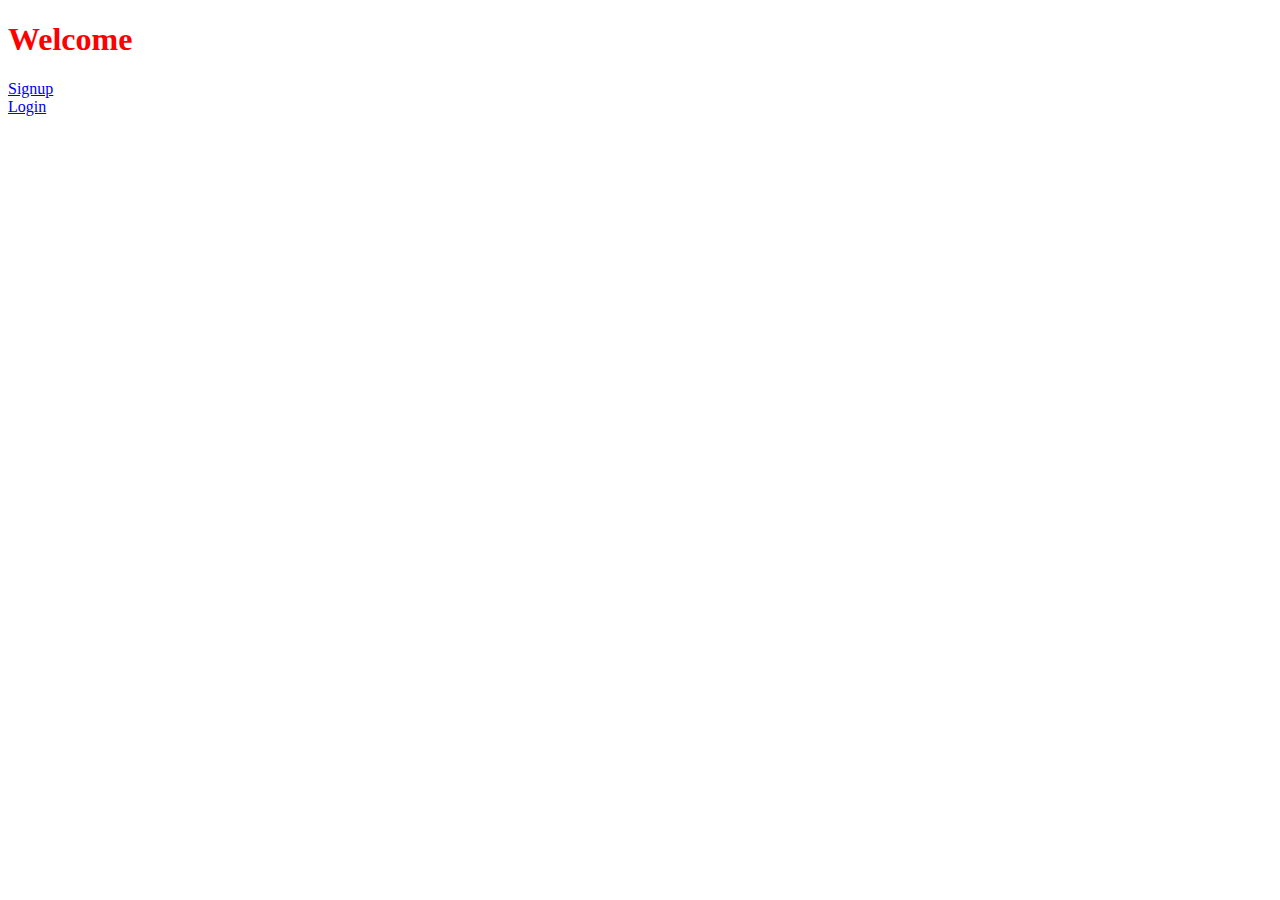
<file: index.html>
<!DOCTYPE html>
<html lang="en">
<head>
    <meta charset="UTF-8">
    <meta name="viewport" content="width=device-width, initial-scale=1.0">
    <title>HomePage</title>
</head>
<body>
    <h1 style="color: red;">Welcome</h1>
    <a href="Signup.html">Signup</a><br>   
    <a href="Login.html">Login</a><br>   
</body>
</html>
</file>
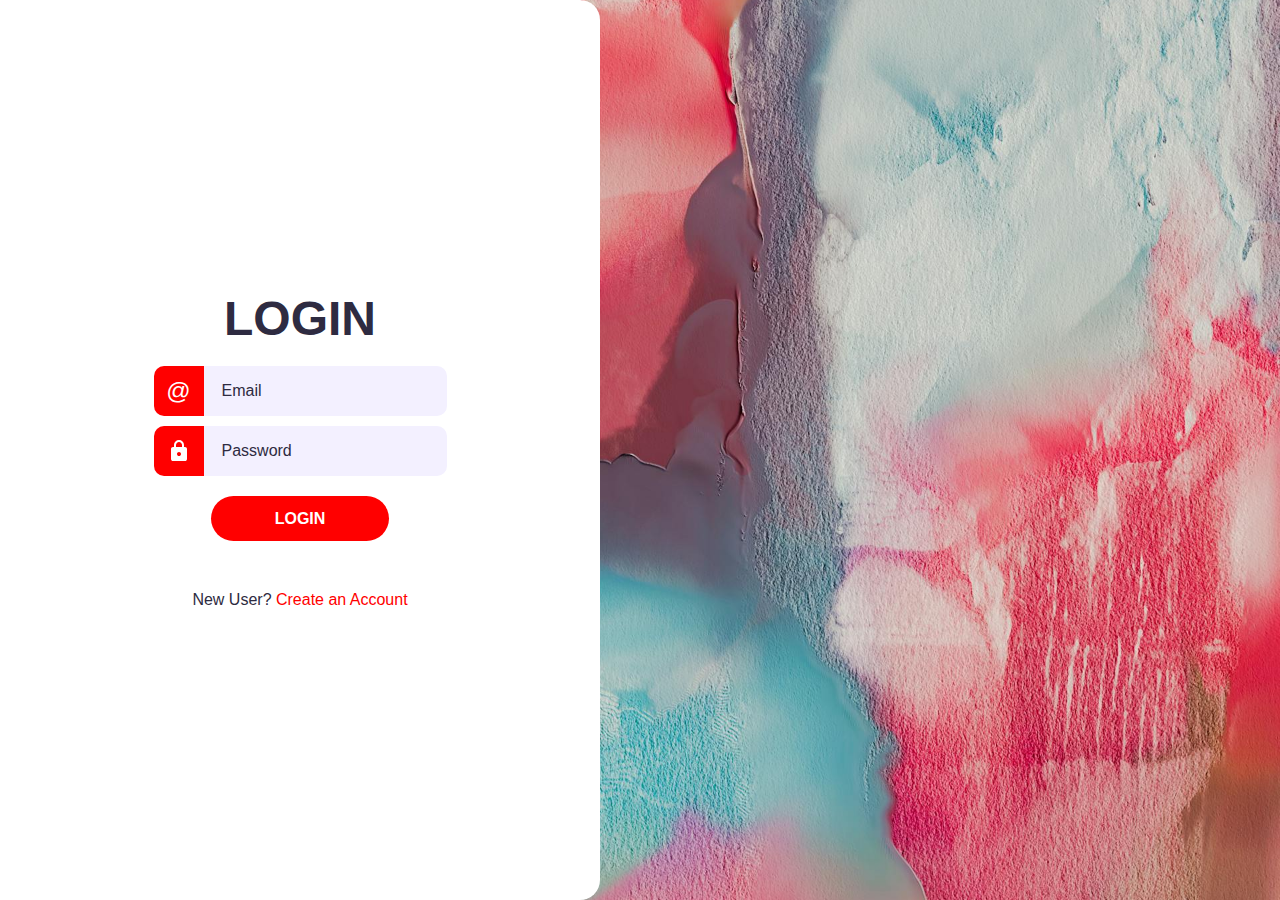
<file: Login.html>
<!DOCTYPE html>
<html lang="en">
<head>
    <meta charset="UTF-8">
    <meta name="viewport" content="width=device-width, initial-scale=1.0">
    <title>Login</title>
    <link rel="stylesheet" href="style.css">
    <script type="text/javascript" src="validation.js" defer></script>
</head>
<body>
    <div class="wrapper">
        <h1>Login</h1>
        <p id="error-message"></p>
        <form id="form">
            <div>
                <label for="email-input">
                    <span>@</span>
                </label>
                <input type="email" name="email" id="email-input" placeholder="Email">
            </div>
            <div>
                <label for="password-input">
                    <svg xmlns="http://www.w3.org/2000/svg" height="24px" viewBox="0 -960 960 960" width="24px" fill="white"><path d="M240-80q-33 0-56.5-23.5T160-160v-400q0-33 23.5-56.5T240-640h40v-80q0-83 58.5-141.5T480-920q83 0 141.5 58.5T680-720v80h40q33 0 56.5 23.5T800-560v400q0 33-23.5 56.5T720-80H240Zm240-200q33 0 56.5-23.5T560-360q0-33-23.5-56.5T480-440q-33 0-56.5 23.5T400-360q0 33 23.5 56.5T480-280ZM360-640h240v-80q0-50-35-85t-85-35q-50 0-85 35t-35 85v80Z"/></svg>
                </label>
                <input type="password" name="password" id="password-input" placeholder="Password">
            </div>
            <button type="submit">Login</button>
        </form>
        <p>New User? <a href="Signup.html">Create an Account</a></p>
    </div>
</body>
</html>
</file>
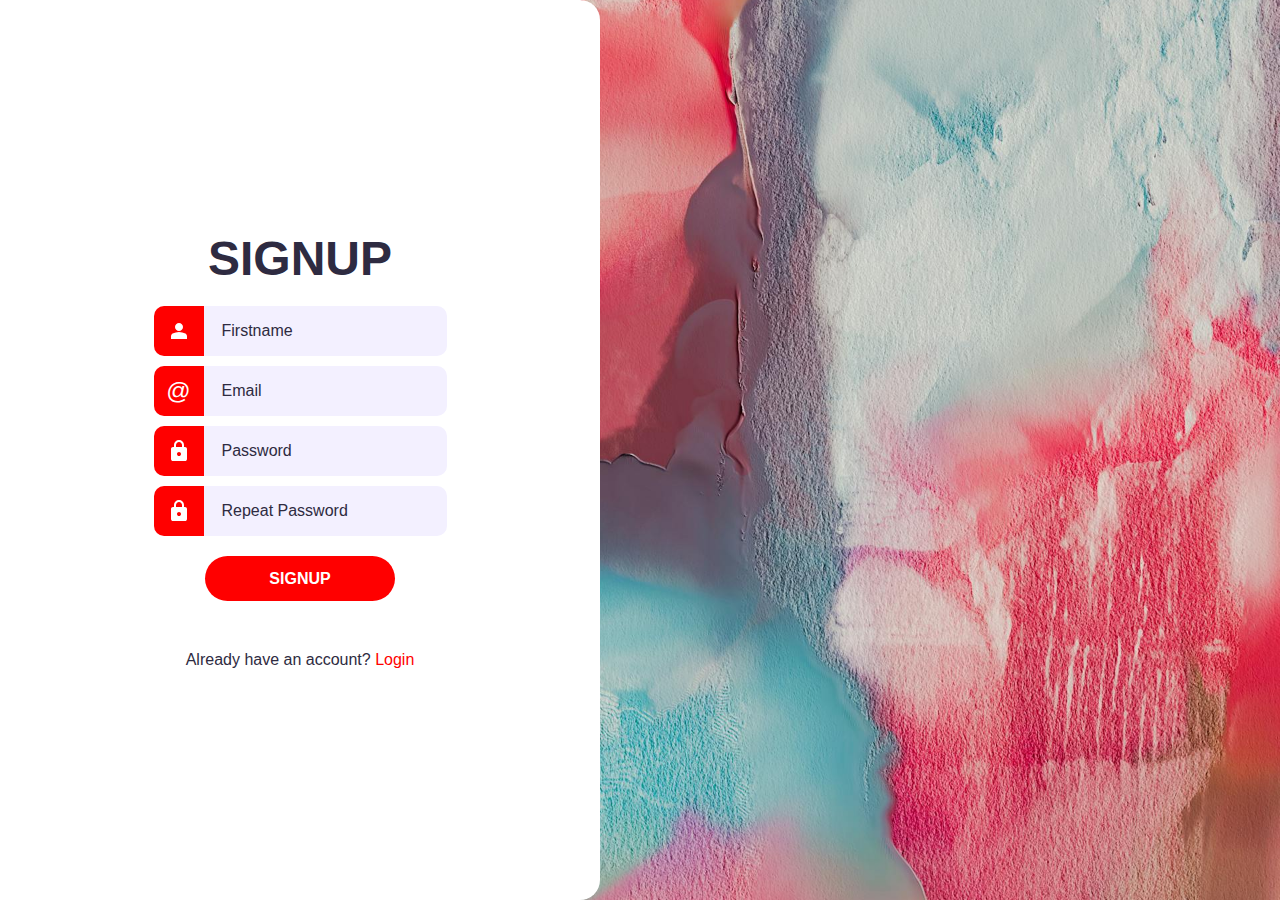
<file: Signup.html>
<!DOCTYPE html>
<html lang="en">
<head>
    <meta charset="UTF-8">
    <meta name="viewport" content="width=device-width, initial-scale=1.0">
    <title>Signup</title>
    <link rel="stylesheet" href="style.css">
    <script type="text/javascript" src="validation.js" defer></script>
</head>
<body>
    <div class="wrapper">
        <h1>Signup</h1>
        <p id="error-message"></p>
        <form id="form">
            <div>
                <label for="firstname-input">
                    <svg xmlns="http://www.w3.org/2000/svg" height="24px" viewBox="0 -960 960 960" width="24px" fill="white"><path d="M480-480q-66 0-113-47t-47-113q0-66 47-113t113-47q66 0 113 47t47 113q0 66-47 113t-113 47ZM160-160v-112q0-34 17.5-62.5T224-378q62-31 126-46.5T480-440q66 0 130 15.5T736-378q29 15 46.5 43.5T800-272v112H160Z"/></svg>
                </label>
                <input type="text" name="firstname" id="firstname-input" placeholder="Firstname">
            </div>
            <div>
                <label for="email-input">
                    <span>@</span>
                </label>
                <input type="email" name="email" id="email-input" placeholder="Email">
            </div>
            <div>
                <label for="password-input">
                    <svg xmlns="http://www.w3.org/2000/svg" height="24px" viewBox="0 -960 960 960" width="24px" fill="white"><path d="M240-80q-33 0-56.5-23.5T160-160v-400q0-33 23.5-56.5T240-640h40v-80q0-83 58.5-141.5T480-920q83 0 141.5 58.5T680-720v80h40q33 0 56.5 23.5T800-560v400q0 33-23.5 56.5T720-80H240Zm240-200q33 0 56.5-23.5T560-360q0-33-23.5-56.5T480-440q-33 0-56.5 23.5T400-360q0 33 23.5 56.5T480-280ZM360-640h240v-80q0-50-35-85t-85-35q-50 0-85 35t-35 85v80Z"/></svg>
                </label>
                <input type="password" name="password" id="password-input" placeholder="Password">
            </div>
            <div>
                <label for="repeat-password-input">
                    <svg xmlns="http://www.w3.org/2000/svg" height="24px" viewBox="0 -960 960 960" width="24px" fill="white"><path d="M240-80q-33 0-56.5-23.5T160-160v-400q0-33 23.5-56.5T240-640h40v-80q0-83 58.5-141.5T480-920q83 0 141.5 58.5T680-720v80h40q33 0 56.5 23.5T800-560v400q0 33-23.5 56.5T720-80H240Zm240-200q33 0 56.5-23.5T560-360q0-33-23.5-56.5T480-440q-33 0-56.5 23.5T400-360q0 33 23.5 56.5T480-280ZM360-640h240v-80q0-50-35-85t-85-35q-50 0-85 35t-35 85v80Z"/></svg>
                </label>
                <input type="password" name="repeat-password" id="repeat-password-input" placeholder="Repeat Password">
            </div>
            <button type="submit">Signup</button>
        </form>
        <p>Already have an account? <a href="Login.html">Login</a></p>
    </div>
</body>
</html>
</file>
<file: style.css>
@import url('https://fonts.googleapis.com/css2?family=Poppins:ital,wght@0,100;0,200;0,300;0,400;0,500;0,600;0,700;0,800;0,900;1,100;1,200;1,300;1,400;1,500;1,600;1,700;1,800;1,900&display=swap');
:root{
    --accent-color: red;
    --base-color: white;
    --text-color: #2E2B41;
    --input-color: #F3F0FF;
}
*{
    margin: 0;
    padding: 0;
}
html{
    font-family: Arial, Helvetica, sans-serif;
    font-size: 12pt;
    color: var(--text-color);
    text-align: center;
}
body{
    min-height: 100vh;
    background-image: url(Background\ Image.jpg);
    background-size: cover;
    background-position: right;
    overflow: hidden;
}
.wrapper{
    box-sizing: border-box;
    background-color: var(--base-color);
    height: 100vh;
    width: max(40%, 600px);
    padding: 10px;
    border-radius: 0 20px 20px 0;
    display: flex;
    flex-direction: column;
    align-items: center;
    justify-content: center;
}
h1{
    font-size: 3rem;
    font-weight: 900;
    text-transform: uppercase;
}
form{
    width: min(400, 100%);
    margin-top: 20px;
    margin-bottom: 50px;
    display: flex;
    flex-direction: column;
    align-items: center;
    gap: 10px;
}
form > div{
    width: 100%;
    display: flex;
    justify-content: center;
}
form label{
    flex-shrink: 0;
    height: 50px;
    width: 50px;
    background-color: var(--accent-color);
    fill: var(--base-color);
    color: var(--base-color);
    border-radius: 10px 0 0 10px;
    display: flex;
    justify-content: center;
    align-items: center;
    font-size: 1.5rem;
    font-weight: 500;
}
form input{
    box-sizing: border-box;
    flex-grow: 1;
    min-width: 0;
    height: 50px;   
    padding: 1em;
    font: inherit;
    border-radius: 0 10px 10px 0;
    border-left: none;
    border: 2px solid var(--input-color);
    background-color: var(--input-color);
    transition: 150ms ease;
}
form input:hover{
    border-color: var(--accent-color);
}
form input:focus{
    outline: none;
    border-color: var(--text-color);
}
div:has(input:focus) > label{
    background-color: var(--text-color);
}
form input::placeholder{
    color: var(--text-color);
}
form button{
    margin-top: 10px;
    border: none;
    border-radius: 1000px;
    padding: .85em 4em;
    background-color: var(--accent-color);
    color: var(--base-color);
    font: inherit;
    font-weight: 600;
    text-transform: uppercase;
    cursor: pointer;
    transition: 150ms ease;
}
form button:hover{
    background-color: var(--text-color);
}
form button:focus{
    outline: none;
    background-color: var(--text-color);
}
a{
    text-decoration: none;
    color: var(--accent-color);
}
a:hover{
    text-decoration: underline;
}
@media (max-width: 1100px) {
    .wrapper{
        width: min(400px, 100%);
        border-radius: 0;
    }
}
form div.incorrect label{
    background-color:yellow;
}
form div.incorrect input{
    border-color: yellow;
}
#error-message{
    color: red;
}
</file>
